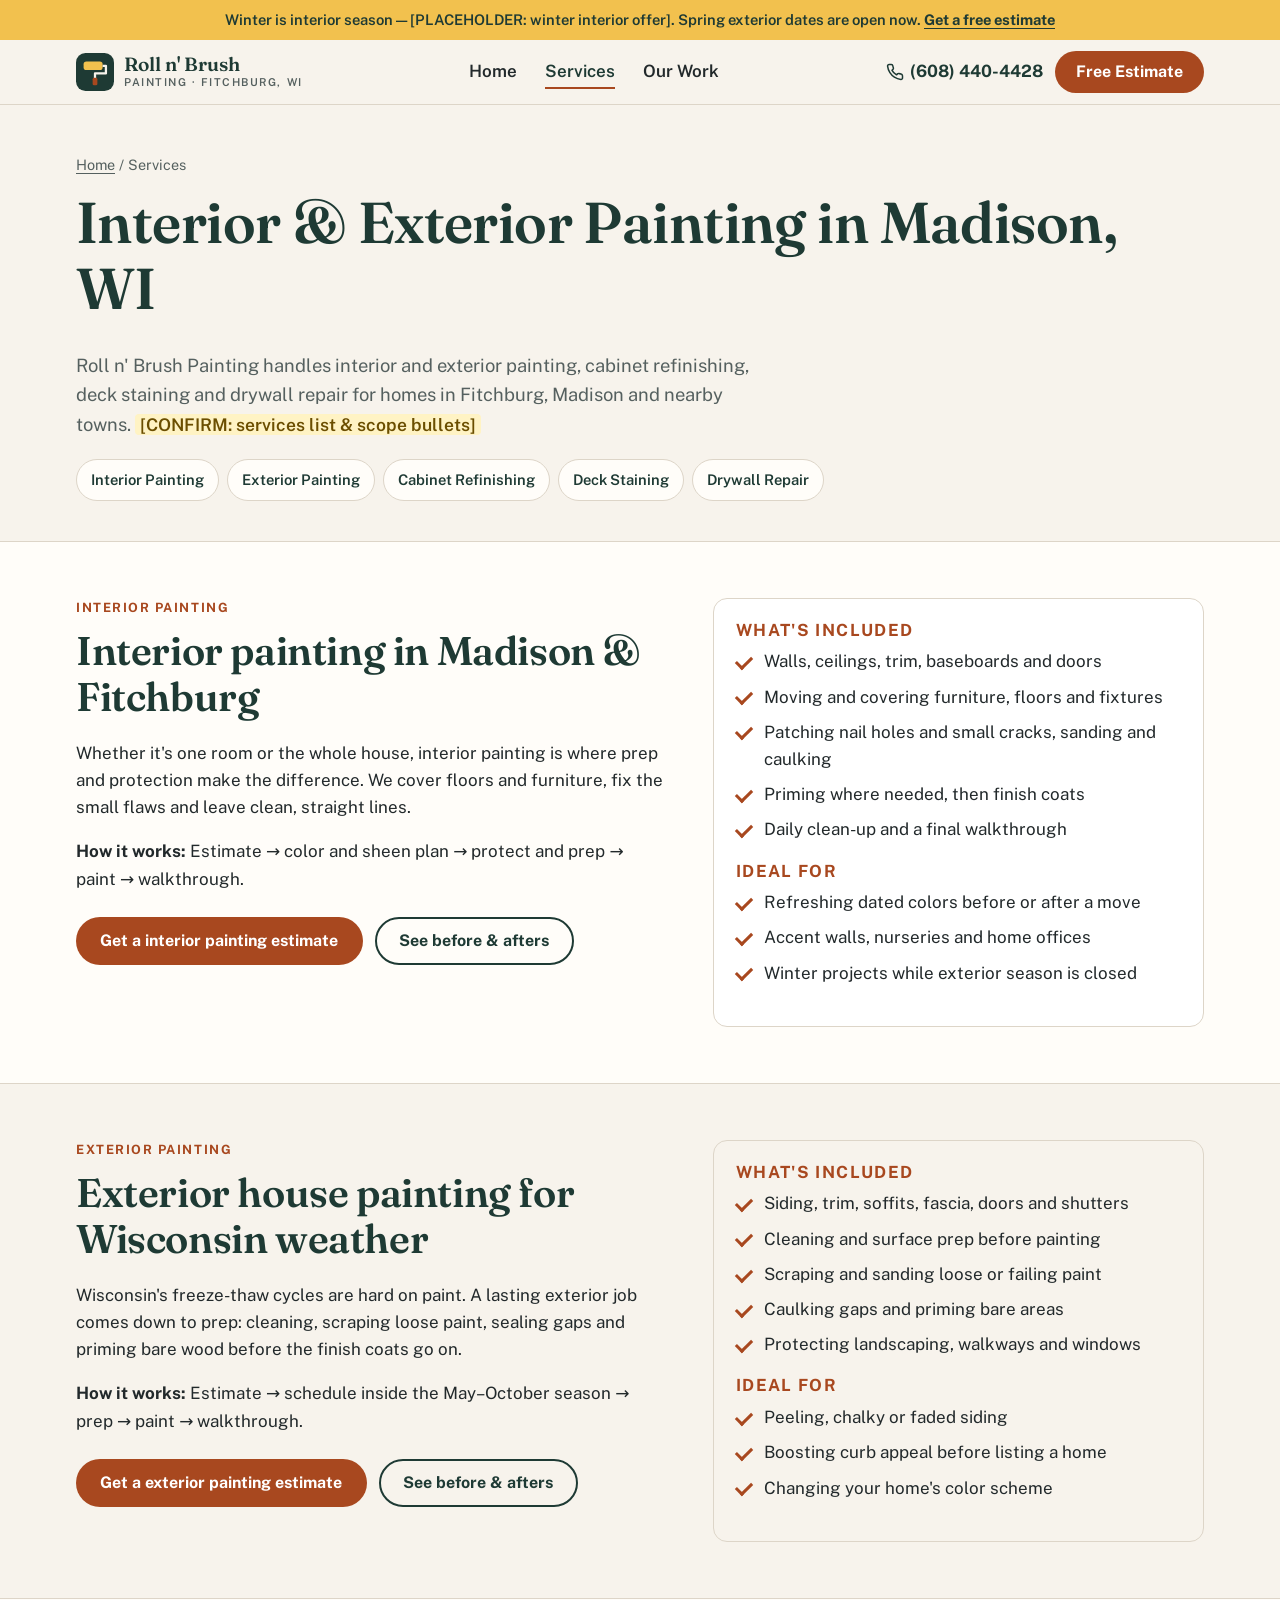
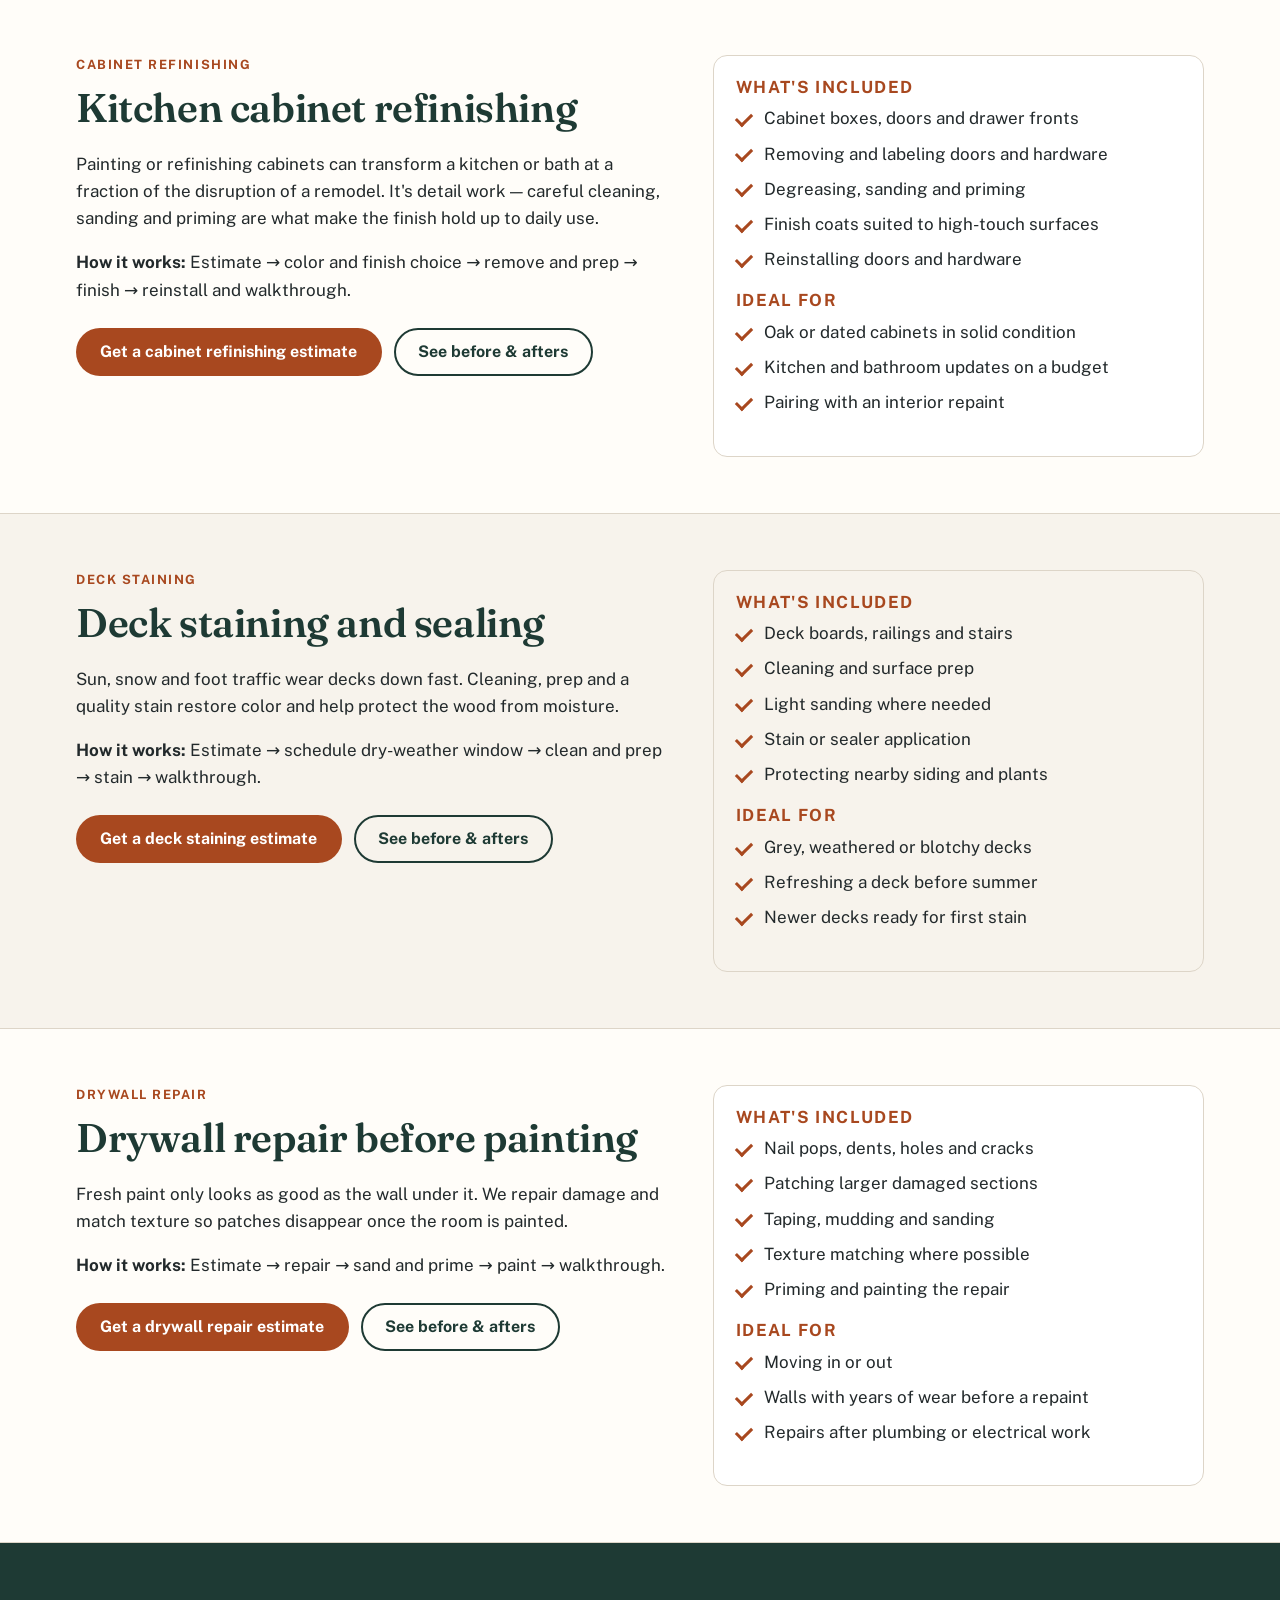
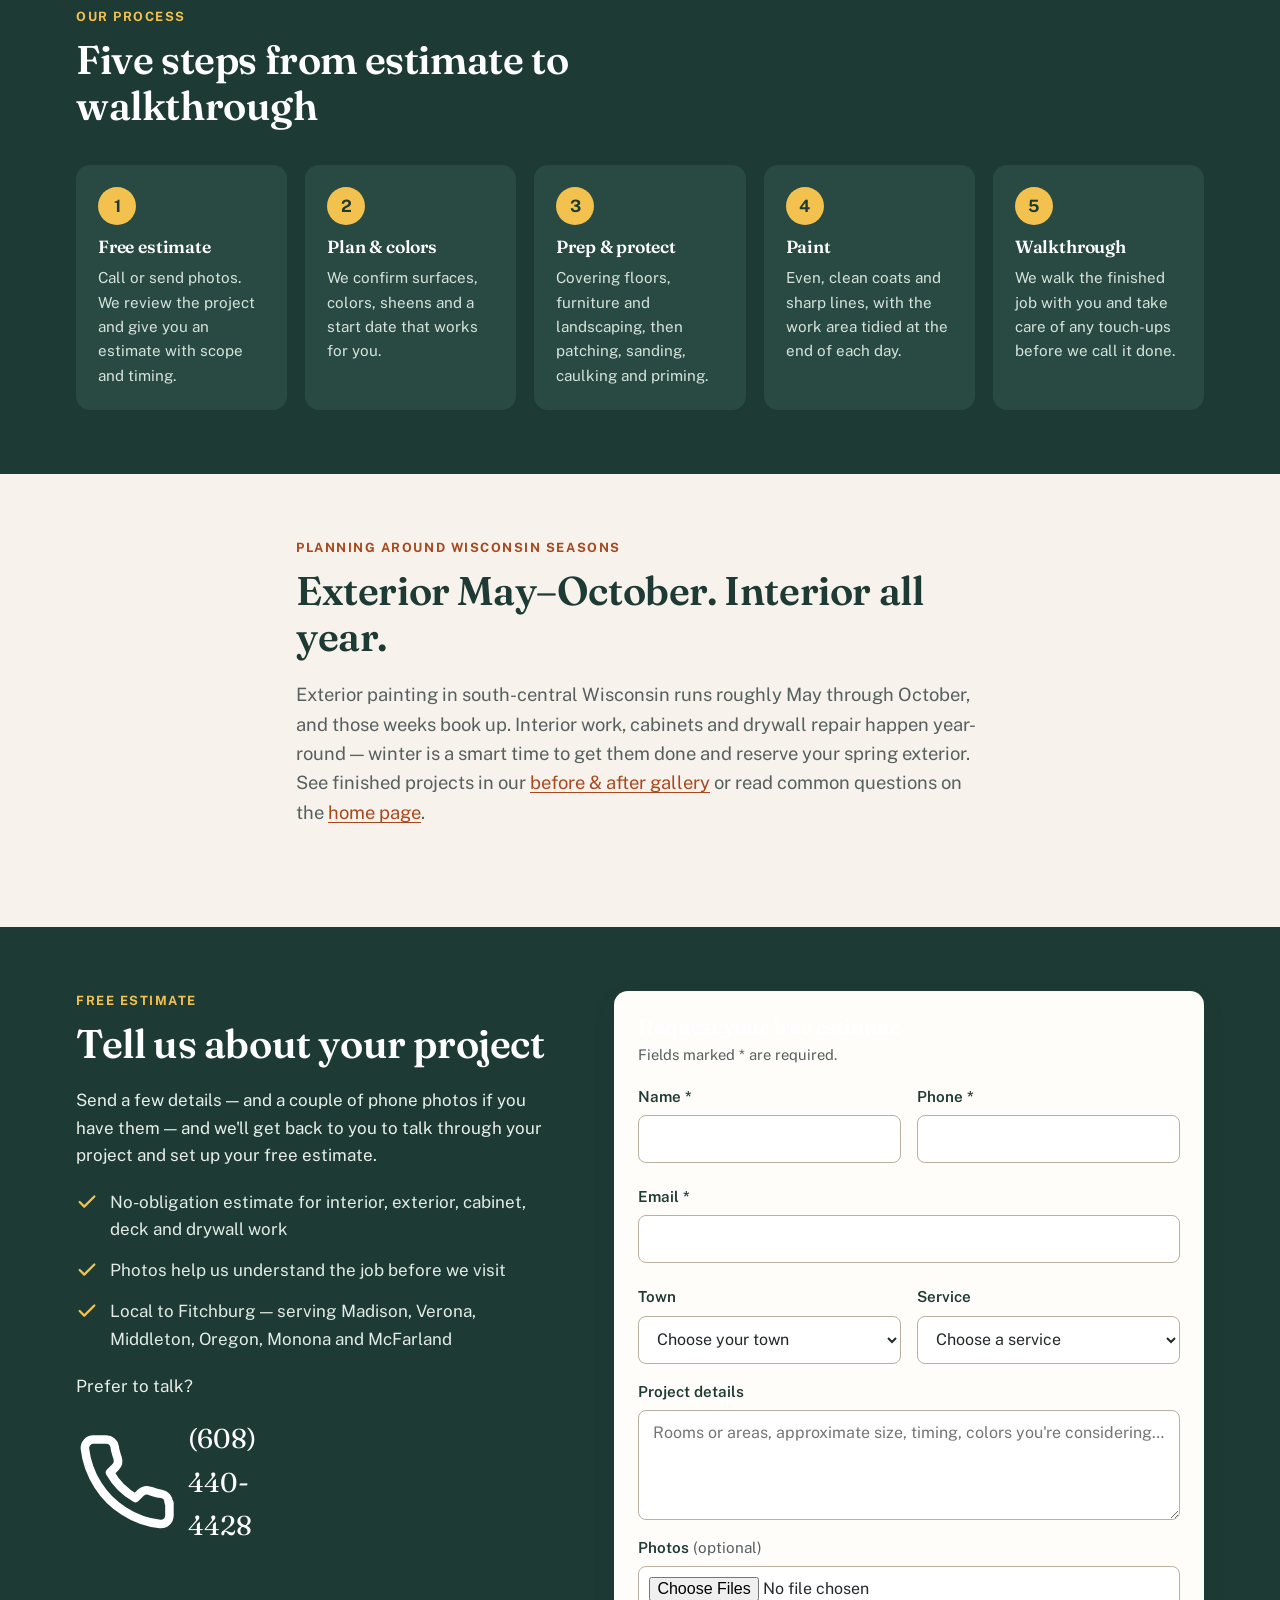
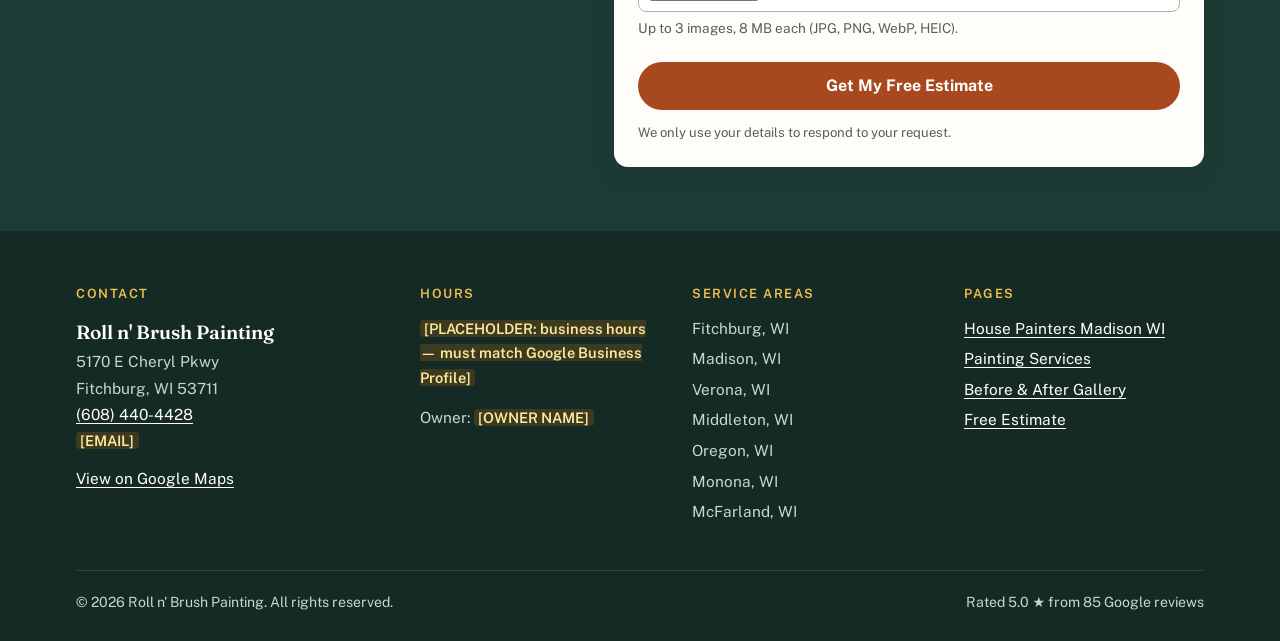
<file: services.html>
<!DOCTYPE html>
<html lang="en">
<head>
<meta charset="utf-8">
<meta name="viewport" content="width=device-width, initial-scale=1">
<title>Interior &amp; Exterior Painting Madison WI | Roll n&#x27; Brush</title>
<meta name="description" content="Interior and exterior painting in Madison &amp; Fitchburg, WI, plus cabinet refinishing, deck staining and drywall repair. Free estimates: (608) 440-4428.">
<link rel="canonical" href="https://YOUR-DOMAIN.com/services">
<meta property="og:type" content="website">
<meta property="og:title" content="Interior &amp; Exterior Painting Madison WI | Roll n&#x27; Brush">
<meta property="og:description" content="Interior and exterior painting in Madison &amp; Fitchburg, WI, plus cabinet refinishing, deck staining and drywall repair. Free estimates: (608) 440-4428.">
<meta property="og:url" content="https://YOUR-DOMAIN.com/services">
<meta property="og:image" content="https://YOUR-DOMAIN.com/images/hero.webp">
<meta name="theme-color" content="#1e3a34">
<link rel="icon" href="data:image/svg+xml,%3Csvg xmlns='http://www.w3.org/2000/svg' viewBox='0 0 40 40'%3E%3Crect width='40' height='40' rx='10' fill='%231e3a34'/%3E%3Crect x='8' y='9' width='20' height='9' rx='3' fill='%23f2c14e'/%3E%3Crect x='17.5' y='26' width='5' height='8' rx='1.5' fill='%23a8481f'/%3E%3C/svg%3E">
<link rel="preconnect" href="https://fonts.googleapis.com">
<link rel="preconnect" href="https://fonts.gstatic.com" crossorigin>
<link rel="stylesheet" href="https://fonts.googleapis.com/css2?family=Fraunces:opsz,wght@9..144,600&family=Public+Sans:wght@400;600;700&display=swap">
<link rel="stylesheet" href="/styles.css">
<script type="application/ld+json">{"@context":"https://schema.org","@type":"HousePainter","@id":"https://YOUR-DOMAIN.com/#business","name":"Roll n' Brush Painting","url":"https://YOUR-DOMAIN.com/","telephone":"+16084404428","image":"https://YOUR-DOMAIN.com/images/hero.webp","address":{"@type":"PostalAddress","streetAddress":"5170 E Cheryl Pkwy","addressLocality":"Fitchburg","addressRegion":"WI","postalCode":"53711","addressCountry":"US"},"hasMap":"https://www.google.com/maps/search/?api=1&query=Roll+n%27+Brush+Painting+5170+E+Cheryl+Pkwy+Fitchburg+WI+53711","areaServed":[{"@type":"City","name":"Fitchburg, WI"},{"@type":"City","name":"Madison, WI"},{"@type":"City","name":"Verona, WI"},{"@type":"City","name":"Middleton, WI"},{"@type":"City","name":"Oregon, WI"},{"@type":"City","name":"Monona, WI"},{"@type":"City","name":"McFarland, WI"}],"aggregateRating":{"@type":"AggregateRating","ratingValue":"5.0","reviewCount":"85","bestRating":"5","worstRating":"1"},"makesOffer":[{"@type":"Offer","itemOffered":{"@type":"Service","name":"Interior Painting"}},{"@type":"Offer","itemOffered":{"@type":"Service","name":"Exterior Painting"}},{"@type":"Offer","itemOffered":{"@type":"Service","name":"Cabinet Refinishing"}},{"@type":"Offer","itemOffered":{"@type":"Service","name":"Deck Staining"}},{"@type":"Offer","itemOffered":{"@type":"Service","name":"Drywall Repair"}}]}</script><script type="application/ld+json">{"@context":"https://schema.org","@type":"BreadcrumbList","itemListElement":[{"@type":"ListItem","position":1,"name":"Home","item":"https://YOUR-DOMAIN.com/"},{"@type":"ListItem","position":2,"name":"Services","item":"https://YOUR-DOMAIN.com/services"}]}</script></head>
<body>
<a class="skip-link" href="#main">Skip to content</a>
<div class="season" id="season-banner" role="note">Last weeks of exterior season — reserve a fall slot or lock in your spring exterior. <a href="#estimate">Get a free estimate</a></div>
<header class="site-header">
  <div class="wrap header-inner">
    <a class="logo" href="/" aria-label="Roll n' Brush Painting home"><svg class="logo-mark" viewBox="0 0 40 40" aria-hidden="true"><rect width="40" height="40" rx="10" fill="#1e3a34"/><rect x="8" y="9" width="20" height="9" rx="3" fill="#f2c14e"/><path d="M28 13.5h3.5v8H20v5" fill="none" stroke="#f7f3ec" stroke-width="2.4" stroke-linejoin="round"/><rect x="17.5" y="26" width="5" height="8" rx="1.5" fill="#a8481f"/></svg><span class="logo-text">Roll n' Brush<small>Painting · Fitchburg, WI</small></span></a>
    <nav class="nav" aria-label="Main"><ul><li><a href="/">Home</a></li><li><a href="/services" aria-current="page">Services</a></li><li><a href="/our-work">Our Work</a></li></ul></nav>
    <div class="header-cta">
      <a class="header-phone" href="tel:+16084404428"><svg viewBox="0 0 24 24" fill="none" stroke="currentColor" stroke-width="2" stroke-linecap="round" stroke-linejoin="round" aria-hidden="true"><path d="M22 16.9v3a2 2 0 0 1-2.2 2 19.8 19.8 0 0 1-8.6-3.1 19.5 19.5 0 0 1-6-6A19.8 19.8 0 0 1 2.1 4.2 2 2 0 0 1 4.1 2h3a2 2 0 0 1 2 1.7c.1.9.4 1.8.7 2.7a2 2 0 0 1-.5 2.1L8 9.8a16 16 0 0 0 6 6l1.3-1.3a2 2 0 0 1 2.1-.4c.9.3 1.8.6 2.7.7a2 2 0 0 1 1.7 2z"/></svg><span>(608) 440-4428</span></a>
      <a class="btn btn--primary" href="#estimate">Free Estimate</a>
      <button class="menu-toggle" type="button" aria-expanded="false" aria-controls="mobile-nav" aria-label="Open menu"><svg viewBox="0 0 24 24" fill="none" stroke="currentColor" stroke-width="2" stroke-linecap="round" aria-hidden="true"><path d="M3 6h18M3 12h18M3 18h18"/></svg></button>
    </div>
  </div>
  <nav class="mobile-nav" id="mobile-nav" aria-label="Mobile"><ul><li><a href="/">Home</a></li><li><a href="/services" aria-current="page">Services</a></li><li><a href="/our-work">Our Work</a></li><li><a href="#estimate">Free Estimate</a></li></ul></nav>
</header>
<main id="main">

<section class="page-hero">
  <div class="wrap">
    <nav class="breadcrumb" aria-label="Breadcrumb"><a href="/">Home</a> / Services</nav>
    <h1>Interior &amp; Exterior Painting in Madison, WI</h1>
    <p class="lede">Roll n' Brush Painting handles interior and exterior painting, cabinet refinishing, deck staining and drywall repair for homes in Fitchburg, Madison and nearby towns. <span class="ph">[CONFIRM: services list &amp; scope bullets]</span></p>
    <div class="jump"><a href="#interior-painting">Interior Painting</a><a href="#exterior-painting">Exterior Painting</a><a href="#cabinet-refinishing">Cabinet Refinishing</a><a href="#deck-staining">Deck Staining</a><a href="#drywall-repair">Drywall Repair</a></div>
  </div>
</section>
<section class="service" id="interior-painting" aria-labelledby="interior-painting-t">
  <div class="wrap service-grid">
    <div>
      <span class="eyebrow">Interior Painting</span>
      <h2 id="interior-painting-t">Interior painting in Madison &amp; Fitchburg</h2>
      <p>Whether it's one room or the whole house, interior painting is where prep and protection make the difference. We cover floors and furniture, fix the small flaws and leave clean, straight lines.</p>
      <p><strong>How it works:</strong> Estimate → color and sheen plan → protect and prep → paint → walkthrough.</p>
      <div class="hero-actions"><a class="btn btn--primary" href="#estimate">Get a interior painting estimate</a><a class="btn btn--ghost" href="/our-work">See before &amp; afters</a></div>
    </div>
    <div class="service-panel">
      <h3>What's included</h3><ul class="checklist"><li>Walls, ceilings, trim, baseboards and doors</li><li>Moving and covering furniture, floors and fixtures</li><li>Patching nail holes and small cracks, sanding and caulking</li><li>Priming where needed, then finish coats</li><li>Daily clean-up and a final walkthrough</li></ul>
      <h3>Ideal for</h3><ul class="checklist"><li>Refreshing dated colors before or after a move</li><li>Accent walls, nurseries and home offices</li><li>Winter projects while exterior season is closed</li></ul>
    </div>
  </div>
</section><section class="service" id="exterior-painting" aria-labelledby="exterior-painting-t">
  <div class="wrap service-grid">
    <div>
      <span class="eyebrow">Exterior Painting</span>
      <h2 id="exterior-painting-t">Exterior house painting for Wisconsin weather</h2>
      <p>Wisconsin's freeze-thaw cycles are hard on paint. A lasting exterior job comes down to prep: cleaning, scraping loose paint, sealing gaps and priming bare wood before the finish coats go on.</p>
      <p><strong>How it works:</strong> Estimate → schedule inside the May–October season → prep → paint → walkthrough.</p>
      <div class="hero-actions"><a class="btn btn--primary" href="#estimate">Get a exterior painting estimate</a><a class="btn btn--ghost" href="/our-work">See before &amp; afters</a></div>
    </div>
    <div class="service-panel">
      <h3>What's included</h3><ul class="checklist"><li>Siding, trim, soffits, fascia, doors and shutters</li><li>Cleaning and surface prep before painting</li><li>Scraping and sanding loose or failing paint</li><li>Caulking gaps and priming bare areas</li><li>Protecting landscaping, walkways and windows</li></ul>
      <h3>Ideal for</h3><ul class="checklist"><li>Peeling, chalky or faded siding</li><li>Boosting curb appeal before listing a home</li><li>Changing your home's color scheme</li></ul>
    </div>
  </div>
</section><section class="service" id="cabinet-refinishing" aria-labelledby="cabinet-refinishing-t">
  <div class="wrap service-grid">
    <div>
      <span class="eyebrow">Cabinet Refinishing</span>
      <h2 id="cabinet-refinishing-t">Kitchen cabinet refinishing</h2>
      <p>Painting or refinishing cabinets can transform a kitchen or bath at a fraction of the disruption of a remodel. It's detail work — careful cleaning, sanding and priming are what make the finish hold up to daily use.</p>
      <p><strong>How it works:</strong> Estimate → color and finish choice → remove and prep → finish → reinstall and walkthrough.</p>
      <div class="hero-actions"><a class="btn btn--primary" href="#estimate">Get a cabinet refinishing estimate</a><a class="btn btn--ghost" href="/our-work">See before &amp; afters</a></div>
    </div>
    <div class="service-panel">
      <h3>What's included</h3><ul class="checklist"><li>Cabinet boxes, doors and drawer fronts</li><li>Removing and labeling doors and hardware</li><li>Degreasing, sanding and priming</li><li>Finish coats suited to high-touch surfaces</li><li>Reinstalling doors and hardware</li></ul>
      <h3>Ideal for</h3><ul class="checklist"><li>Oak or dated cabinets in solid condition</li><li>Kitchen and bathroom updates on a budget</li><li>Pairing with an interior repaint</li></ul>
    </div>
  </div>
</section><section class="service" id="deck-staining" aria-labelledby="deck-staining-t">
  <div class="wrap service-grid">
    <div>
      <span class="eyebrow">Deck Staining</span>
      <h2 id="deck-staining-t">Deck staining and sealing</h2>
      <p>Sun, snow and foot traffic wear decks down fast. Cleaning, prep and a quality stain restore color and help protect the wood from moisture.</p>
      <p><strong>How it works:</strong> Estimate → schedule dry-weather window → clean and prep → stain → walkthrough.</p>
      <div class="hero-actions"><a class="btn btn--primary" href="#estimate">Get a deck staining estimate</a><a class="btn btn--ghost" href="/our-work">See before &amp; afters</a></div>
    </div>
    <div class="service-panel">
      <h3>What's included</h3><ul class="checklist"><li>Deck boards, railings and stairs</li><li>Cleaning and surface prep</li><li>Light sanding where needed</li><li>Stain or sealer application</li><li>Protecting nearby siding and plants</li></ul>
      <h3>Ideal for</h3><ul class="checklist"><li>Grey, weathered or blotchy decks</li><li>Refreshing a deck before summer</li><li>Newer decks ready for first stain</li></ul>
    </div>
  </div>
</section><section class="service" id="drywall-repair" aria-labelledby="drywall-repair-t">
  <div class="wrap service-grid">
    <div>
      <span class="eyebrow">Drywall Repair</span>
      <h2 id="drywall-repair-t">Drywall repair before painting</h2>
      <p>Fresh paint only looks as good as the wall under it. We repair damage and match texture so patches disappear once the room is painted.</p>
      <p><strong>How it works:</strong> Estimate → repair → sand and prime → paint → walkthrough.</p>
      <div class="hero-actions"><a class="btn btn--primary" href="#estimate">Get a drywall repair estimate</a><a class="btn btn--ghost" href="/our-work">See before &amp; afters</a></div>
    </div>
    <div class="service-panel">
      <h3>What's included</h3><ul class="checklist"><li>Nail pops, dents, holes and cracks</li><li>Patching larger damaged sections</li><li>Taping, mudding and sanding</li><li>Texture matching where possible</li><li>Priming and painting the repair</li></ul>
      <h3>Ideal for</h3><ul class="checklist"><li>Moving in or out</li><li>Walls with years of wear before a repaint</li><li>Repairs after plumbing or electrical work</li></ul>
    </div>
  </div>
</section>
<section class="section section--spruce" aria-labelledby="process-title">
  <div class="wrap">
    <div class="section-head"><span class="eyebrow">Our process</span><h2 id="process-title">Five steps from estimate to walkthrough</h2></div>
    <ol class="steps">
      <li><h3>Free estimate</h3><p>Call or send photos. We review the project and give you an estimate with scope and timing.</p></li>
      <li><h3>Plan &amp; colors</h3><p>We confirm surfaces, colors, sheens and a start date that works for you.</p></li>
      <li><h3>Prep &amp; protect</h3><p>Covering floors, furniture and landscaping, then patching, sanding, caulking and priming.</p></li>
      <li><h3>Paint</h3><p>Even, clean coats and sharp lines, with the work area tidied at the end of each day.</p></li>
      <li><h3>Walkthrough</h3><p>We walk the finished job with you and take care of any touch-ups before we call it done.</p></li>
    </ol>
  </div>
</section>
<section class="section" aria-labelledby="season-title">
  <div class="wrap section-head">
    <span class="eyebrow">Planning around Wisconsin seasons</span>
    <h2 id="season-title">Exterior May–October. Interior all year.</h2>
    <p class="lede">Exterior painting in south-central Wisconsin runs roughly May through October, and those weeks book up. Interior work, cabinets and drywall repair happen year-round — winter is a smart time to get them done and reserve your spring exterior. See finished projects in our <a href="/our-work">before &amp; after gallery</a> or read common questions on the <a href="/#faq-title">home page</a>.</p>
  </div>
</section>

<section class="section section--spruce" id="estimate" aria-labelledby="estimate-title">
  <div class="wrap estimate-grid">
    <div>
      <span class="eyebrow">Free estimate</span>
      <h2 id="estimate-title">Tell us about your project</h2>
      <p>Send a few details — and a couple of phone photos if you have them — and we'll get back to you to talk through your project and set up your free estimate.</p>
      <ul class="estimate-points">
        <li><svg viewBox="0 0 24 24" fill="none" stroke="currentColor" stroke-width="2.5" stroke-linecap="round" stroke-linejoin="round" aria-hidden="true"><path d="M20 6L9 17l-5-5"/></svg><span>No-obligation estimate for interior, exterior, cabinet, deck and drywall work</span></li>
        <li><svg viewBox="0 0 24 24" fill="none" stroke="currentColor" stroke-width="2.5" stroke-linecap="round" stroke-linejoin="round" aria-hidden="true"><path d="M20 6L9 17l-5-5"/></svg><span>Photos help us understand the job before we visit</span></li>
        <li><svg viewBox="0 0 24 24" fill="none" stroke="currentColor" stroke-width="2.5" stroke-linecap="round" stroke-linejoin="round" aria-hidden="true"><path d="M20 6L9 17l-5-5"/></svg><span>Local to Fitchburg — serving Madison, Verona, Middleton, Oregon, Monona and McFarland</span></li>
      </ul>
      <p>Prefer to talk?</p>
      <a class="call-big" href="tel:+16084404428"><svg viewBox="0 0 24 24" fill="none" stroke="currentColor" stroke-width="2" stroke-linecap="round" stroke-linejoin="round" aria-hidden="true"><path d="M22 16.9v3a2 2 0 0 1-2.2 2 19.8 19.8 0 0 1-8.6-3.1 19.5 19.5 0 0 1-6-6A19.8 19.8 0 0 1 2.1 4.2 2 2 0 0 1 4.1 2h3a2 2 0 0 1 2 1.7c.1.9.4 1.8.7 2.7a2 2 0 0 1-.5 2.1L8 9.8a16 16 0 0 0 6 6l1.3-1.3a2 2 0 0 1 2.1-.4c.9.3 1.8.6 2.7.7a2 2 0 0 1 1.7 2z"/></svg> (608) 440-4428</a>
    </div>
    <form class="form" action="/mailer.php" method="post" enctype="multipart/form-data" novalidate data-estimate-form>
      <h3>Request your free estimate</h3>
      <p class="form-note">Fields marked * are required.</p>
      <input type="hidden" name="page" value="services">
      <input type="hidden" name="ts" value="">
      <div class="hp" aria-hidden="true"><label for="website">Website</label><input type="text" id="website" name="website" tabindex="-1" autocomplete="off"></div>
      <div class="form-row form-row--2">
        <div class="field"><label for="f-name">Name *</label><input id="f-name" name="name" type="text" autocomplete="name" required maxlength="80"><span class="field-error" aria-live="polite"></span></div>
        <div class="field"><label for="f-phone">Phone *</label><input id="f-phone" name="phone" type="tel" autocomplete="tel" inputmode="tel" required maxlength="30"><span class="field-error" aria-live="polite"></span></div>
      </div>
      <div class="field"><label for="f-email">Email *</label><input id="f-email" name="email" type="email" autocomplete="email" required maxlength="120"><span class="field-error" aria-live="polite"></span></div>
      <div class="form-row form-row--2">
        <div class="field"><label for="f-town">Town</label><select id="f-town" name="town"><option value="">Choose your town</option><option>Fitchburg</option><option>Madison</option><option>Verona</option><option>Middleton</option><option>Oregon</option><option>Monona</option><option>McFarland</option><option>Other</option></select></div>
        <div class="field"><label for="f-service">Service</label><select id="f-service" name="service"><option value="">Choose a service</option><option>Interior Painting</option><option>Exterior Painting</option><option>Cabinet Refinishing</option><option>Deck Staining</option><option>Drywall Repair</option><option>Not sure yet</option></select></div>
      </div>
      <div class="field"><label for="f-message">Project details</label><textarea id="f-message" name="message" maxlength="2000" placeholder="Rooms or areas, approximate size, timing, colors you're considering…"></textarea></div>
      <div class="field"><label for="f-photos">Photos <span class="opt">(optional)</span></label><input id="f-photos" name="photos[]" type="file" accept="image/jpeg,image/png,image/webp,image/heic,image/heif" multiple aria-describedby="f-photos-hint"><span class="field-hint" id="f-photos-hint">Up to 3 images, 8 MB each (JPG, PNG, WebP, HEIC).</span><span class="field-error" aria-live="polite"></span></div>
      <button class="btn btn--primary" type="submit">Get My Free Estimate</button>
      <div class="form-status" role="status" aria-live="polite"></div>
      <p class="privacy">We only use your details to respond to your request.</p>
    </form>
  </div>
</section>
</main>
<footer class="site-footer">
  <div class="wrap">
    <div class="footer-grid">
      <div>
        <h2>Contact</h2>
        <address class="nap">
          <strong>Roll n' Brush Painting</strong><br>
          5170 E Cheryl Pkwy<br>Fitchburg, WI 53711<br>
          <a href="tel:+16084404428">(608) 440-4428</a><br>
          <span class="ph">[EMAIL]</span>
        </address>
        <p style="margin-top:12px"><a href="https://www.google.com/maps/search/?api=1&query=Roll+n%27+Brush+Painting+5170+E+Cheryl+Pkwy+Fitchburg+WI+53711" rel="noopener">View on Google Maps</a></p>
      </div>
      <div>
        <h2>Hours</h2>
        <p><span class="ph">[PLACEHOLDER: business hours — must match Google Business Profile]</span></p>
        <p>Owner: <span class="ph">[OWNER NAME]</span></p>
      </div>
      <div>
        <h2>Service areas</h2>
        <ul><li>Fitchburg, WI</li><li>Madison, WI</li><li>Verona, WI</li><li>Middleton, WI</li><li>Oregon, WI</li><li>Monona, WI</li><li>McFarland, WI</li></ul>
      </div>
      <div>
        <h2>Pages</h2>
        <ul>
          <li><a href="/">House Painters Madison WI</a></li>
          <li><a href="/services">Painting Services</a></li>
          <li><a href="/our-work">Before &amp; After Gallery</a></li>
          <li><a href="#estimate">Free Estimate</a></li>
        </ul>
      </div>
    </div>
    <div class="footer-bottom">
      <span>© <span data-year>2026</span> Roll n' Brush Painting. All rights reserved.</span>
      <span>Rated 5.0 ★ from 85 Google reviews</span>
    </div>
  </div>
</footer>
<div class="action-bar" aria-label="Quick actions">
  <a class="btn btn--ghost" href="tel:+16084404428"><svg viewBox="0 0 24 24" fill="none" stroke="currentColor" stroke-width="2" stroke-linecap="round" stroke-linejoin="round" aria-hidden="true"><path d="M22 16.9v3a2 2 0 0 1-2.2 2 19.8 19.8 0 0 1-8.6-3.1 19.5 19.5 0 0 1-6-6A19.8 19.8 0 0 1 2.1 4.2 2 2 0 0 1 4.1 2h3a2 2 0 0 1 2 1.7c.1.9.4 1.8.7 2.7a2 2 0 0 1-.5 2.1L8 9.8a16 16 0 0 0 6 6l1.3-1.3a2 2 0 0 1 2.1-.4c.9.3 1.8.6 2.7.7a2 2 0 0 1 1.7 2z"/></svg> Call</a>
  <a class="btn btn--primary" href="#estimate">Free Estimate</a>
</div>
<script src="/script.js" defer></script>
</body>
</html>
</file>
<file: styles.css>
/* ==========================================================
   Roll n' Brush Painting — styles.css
   Mobile-first. Palette: Spruce / Linen / Clay / Butter
   ========================================================== */

:root {
  --spruce: #1e3a34;
  --spruce-2: #284a42;
  --linen: #f7f3ec;
  --paper: #fffdf9;
  --clay: #a8481f;
  --clay-dark: #8c3b18;
  --butter: #f2c14e;
  --ink: #22292b;
  --muted: #55605f;
  --stone: #ddd5c8;
  --ph-bg: #fff3c4;
  --ph-ink: #6b4e00;

  --font-display: "Fraunces", Georgia, "Times New Roman", serif;
  --font-body: "Public Sans", system-ui, -apple-system, "Segoe UI", Roboto, sans-serif;

  --radius: 14px;
  --radius-sm: 8px;
  --shadow: 0 1px 2px rgba(30, 58, 52, .06), 0 8px 24px rgba(30, 58, 52, .08);
  --wrap: 1160px;
  --gutter: 16px;
  --header-h: 64px;
}

*, *::before, *::after { box-sizing: border-box; }
html { scroll-behavior: smooth; scroll-padding-top: calc(var(--header-h) + 16px); -webkit-text-size-adjust: 100%; }
@media (prefers-reduced-motion: reduce) { html { scroll-behavior: auto; } *, *::before, *::after { transition: none !important; animation: none !important; } }

body {
  margin: 0;
  font-family: var(--font-body);
  font-size: 1.0625rem;
  line-height: 1.6;
  color: var(--ink);
  background: var(--linen);
  padding-bottom: 72px; /* room for mobile action bar */
}
@media (min-width: 900px) { body { padding-bottom: 0; } }

img { max-width: 100%; height: auto; display: block; }
a { color: var(--clay); text-underline-offset: 3px; }
a:hover { color: var(--clay-dark); }
:focus-visible { outline: 3px solid var(--clay); outline-offset: 3px; border-radius: 4px; }

h1, h2, h3 { font-family: var(--font-display); color: var(--spruce); line-height: 1.15; font-weight: 600; margin: 0 0 .5em; letter-spacing: -.01em; }
h1 { font-size: clamp(2.1rem, 6vw, 3.6rem); }
h2 { font-size: clamp(1.7rem, 4vw, 2.5rem); }
h3 { font-size: 1.3rem; }
p { margin: 0 0 1em; }

.wrap { width: 100%; max-width: var(--wrap); margin: 0 auto; padding: 0 var(--gutter); }
.section { padding: 64px 0; }
.section--paper { background: var(--paper); }
.section--spruce { background: var(--spruce); color: #e9efe9; }
.section--spruce h2, .section--spruce h3 { color: #fff; }
.eyebrow { font-size: .8rem; font-weight: 700; letter-spacing: .12em; text-transform: uppercase; color: var(--clay); margin-bottom: .6rem; display: block; }
.section--spruce .eyebrow { color: var(--butter); }
.lede { font-size: 1.15rem; color: var(--muted); max-width: 62ch; }
.section-head { max-width: 720px; margin-bottom: 36px; }
.center { text-align: center; margin-left: auto; margin-right: auto; }

.skip-link { position: absolute; left: -9999px; top: 8px; background: var(--spruce); color: #fff; padding: 10px 16px; z-index: 200; border-radius: var(--radius-sm); }
.skip-link:focus { left: 8px; color: #fff; }
.visually-hidden { position: absolute !important; width: 1px; height: 1px; overflow: hidden; clip: rect(0 0 0 0); white-space: nowrap; }

/* Placeholder marker — visible on purpose until real info is supplied */
.ph { background: var(--ph-bg); color: var(--ph-ink); padding: 0 .3em; border-radius: 4px; font-weight: 600; font-size: .95em; }

/* ---------- Buttons ---------- */
.btn {
  display: inline-flex; align-items: center; justify-content: center; gap: .5em;
  min-height: 48px; padding: .75em 1.4em; border-radius: 999px;
  font: 700 1rem/1 var(--font-body); text-decoration: none; cursor: pointer;
  border: 2px solid transparent; transition: background .2s, transform .2s, color .2s;
}
.btn:active { transform: translateY(1px); }
.btn--primary { background: var(--clay); color: #fff; }
.btn--primary:hover { background: var(--clay-dark); color: #fff; }
.btn--ghost { background: transparent; color: var(--spruce); border-color: var(--spruce); }
.btn--ghost:hover { background: var(--spruce); color: #fff; }
.btn--light { background: #fff; color: var(--spruce); }
.btn--light:hover { background: var(--butter); color: var(--spruce); }
.btn svg { width: 18px; height: 18px; flex: none; }

/* ---------- Season banner ---------- */
.season { background: var(--butter); color: var(--spruce); font-size: .92rem; font-weight: 600; text-align: center; padding: 8px var(--gutter); }
.season a { color: var(--spruce); font-weight: 700; }

/* ---------- Header ---------- */
.site-header { position: sticky; top: 0; z-index: 100; background: rgba(247, 243, 236, .96); backdrop-filter: saturate(1.2) blur(8px); border-bottom: 1px solid var(--stone); }
.header-inner { display: flex; align-items: center; justify-content: space-between; gap: 16px; height: var(--header-h); }
.logo { display: flex; align-items: center; gap: 10px; text-decoration: none; color: var(--spruce); }
.logo-mark { width: 38px; height: 38px; flex: none; }
.logo-text { font-family: var(--font-display); font-weight: 600; font-size: 1.2rem; line-height: 1; }
.logo-text small { display: block; font-family: var(--font-body); font-size: .68rem; font-weight: 600; letter-spacing: .14em; text-transform: uppercase; color: var(--muted); margin-top: 3px; }
.nav { display: none; }
.nav ul { list-style: none; display: flex; gap: 28px; margin: 0; padding: 0; }
.nav a { color: var(--ink); text-decoration: none; font-weight: 600; padding: 6px 0; border-bottom: 2px solid transparent; }
.nav a:hover, .nav a[aria-current="page"] { color: var(--spruce); border-bottom-color: var(--clay); }
.header-cta { display: flex; align-items: center; gap: 12px; }
.header-phone { display: inline-flex; align-items: center; gap: 6px; font-weight: 700; color: var(--spruce); text-decoration: none; white-space: nowrap; }
.header-phone svg { width: 18px; height: 18px; }
.header-cta .btn { display: none; }
.menu-toggle { display: inline-flex; align-items: center; justify-content: center; width: 44px; height: 44px; border: 1px solid var(--stone); background: #fff; border-radius: 10px; cursor: pointer; color: var(--spruce); }
.menu-toggle svg { width: 22px; height: 22px; }
.mobile-nav { display: none; border-top: 1px solid var(--stone); background: var(--linen); }
.mobile-nav.is-open { display: block; }
.mobile-nav ul { list-style: none; margin: 0; padding: 8px var(--gutter) 16px; }
.mobile-nav a { display: block; padding: 12px 0; font-weight: 600; color: var(--ink); text-decoration: none; border-bottom: 1px solid var(--stone); }

@media (max-width: 420px) { .header-phone span { display: none; } }
@media (min-width: 900px) {
  .nav { display: block; }
  .menu-toggle, .mobile-nav, .mobile-nav.is-open { display: none; }
  .header-cta .btn { display: inline-flex; min-height: 42px; padding: .6em 1.2em; }
}

/* ---------- Hero ---------- */
.hero { padding: 40px 0 56px; }
.hero-grid { display: grid; gap: 32px; align-items: center; }
.hero h1 .brush { background: linear-gradient(transparent 62%, rgba(242, 193, 78, .75) 62%, rgba(242, 193, 78, .75) 92%, transparent 92%); padding: 0 .08em; }
.hero-sub { font-size: 1.15rem; color: var(--muted); max-width: 54ch; }
.hero-actions { display: flex; flex-wrap: wrap; gap: 12px; margin: 24px 0 8px; }
.hero-media { position: relative; border-radius: var(--radius); overflow: hidden; box-shadow: var(--shadow); aspect-ratio: 3 / 2; background: var(--spruce); }
.hero-media img { width: 100%; height: 100%; object-fit: cover; }
.hero-badge { position: absolute; left: 14px; bottom: 14px; background: #fff; border-radius: 12px; padding: 10px 14px; box-shadow: var(--shadow); font-size: .9rem; font-weight: 600; color: var(--spruce); display: flex; gap: 8px; align-items: center; }
.stars { color: #b8860b; letter-spacing: 1px; }
.section--spruce .stars, .trust .stars { color: var(--butter); }
.page-hero { padding: 48px 0 40px; border-bottom: 1px solid var(--stone); }
.page-hero .lede { margin-bottom: 20px; }
.breadcrumb { font-size: .9rem; color: var(--muted); margin-bottom: 14px; }
.breadcrumb a { color: var(--muted); }
@media (min-width: 900px) {
  .hero { padding: 64px 0 80px; }
  .hero-grid { grid-template-columns: 1.05fr 1fr; gap: 56px; }
}

/* ---------- Trust bar ---------- */
.trust { background: var(--spruce); color: #fff; }
.trust ul { list-style: none; margin: 0; padding: 18px 0; display: grid; grid-template-columns: 1fr; gap: 10px; }
.trust li { display: flex; align-items: center; gap: 10px; font-weight: 600; font-size: .98rem; }
.trust svg { width: 22px; height: 22px; color: var(--butter); flex: none; }
.trust .ph { font-size: .85em; }
@media (min-width: 700px) { .trust ul { grid-template-columns: repeat(3, 1fr); } .trust li { justify-content: center; } }

/* ---------- Service swatch cards ---------- */
.cards { display: grid; gap: 18px; grid-template-columns: 1fr; }
@media (min-width: 640px) { .cards { grid-template-columns: repeat(2, 1fr); } }
@media (min-width: 1000px) { .cards { grid-template-columns: repeat(3, 1fr); } }
.card { background: var(--paper); border: 1px solid var(--stone); border-radius: var(--radius); overflow: hidden; display: flex; flex-direction: column; transition: transform .2s, box-shadow .2s; }
.card:hover { transform: translateY(-3px); box-shadow: var(--shadow); }
.card-swatch { height: 64px; display: flex; align-items: flex-end; padding: 10px 16px; font-size: .72rem; font-weight: 700; letter-spacing: .1em; text-transform: uppercase; }
.card-body { padding: 20px 20px 22px; display: flex; flex-direction: column; flex: 1; }
.card-body p { color: var(--muted); flex: 1; }
.card-link { font-weight: 700; text-decoration: none; }
.card-link::after { content: " →"; }
.sw-1 { background: #1e3a34; color: #cfe0da; }
.sw-2 { background: #c9b79c; color: #3d3325; }
.sw-3 { background: #7d8f7a; color: #10201a; }
.sw-4 { background: #a8481f; color: #fde9df; }
.sw-5 { background: #e8dcc6; color: #4a3f2e; }
.sw-6 { background: #42545c; color: #e1eaee; }

/* ---------- Before/after slider ---------- */
.ba { position: relative; overflow: hidden; border-radius: var(--radius); aspect-ratio: 3 / 2; background: var(--stone); --pos: 50%; user-select: none; touch-action: pan-y; }
.ba img { position: absolute; inset: 0; width: 100%; height: 100%; object-fit: cover; pointer-events: none; }
.ba .ba-before { clip-path: inset(0 calc(100% - var(--pos)) 0 0); }
.ba-label { position: absolute; top: 12px; padding: 4px 10px; font-size: .75rem; font-weight: 700; letter-spacing: .08em; text-transform: uppercase; border-radius: 999px; background: rgba(34, 41, 43, .78); color: #fff; pointer-events: none; }
.ba-label--before { left: 12px; }
.ba-label--after { right: 12px; background: rgba(30, 58, 52, .85); }
.ba-handle { position: absolute; top: 0; bottom: 0; left: var(--pos); width: 3px; margin-left: -1.5px; background: #fff; pointer-events: none; box-shadow: 0 0 0 1px rgba(0, 0, 0, .15); }
.ba-handle::after { content: ""; position: absolute; top: 50%; left: 50%; width: 44px; height: 44px; transform: translate(-50%, -50%); border-radius: 50%; background: #fff url("data:image/svg+xml,%3Csvg xmlns='http://www.w3.org/2000/svg' viewBox='0 0 24 24' fill='none' stroke='%231e3a34' stroke-width='2.5' stroke-linecap='round' stroke-linejoin='round'%3E%3Cpath d='M9 6l-6 6 6 6M15 6l6 6-6 6'/%3E%3C/svg%3E") center / 22px no-repeat; box-shadow: var(--shadow); }
.ba input[type="range"] { position: absolute; inset: 0; width: 100%; height: 100%; margin: 0; opacity: 0; cursor: ew-resize; -webkit-appearance: none; appearance: none; background: transparent; }
.ba input[type="range"]::-webkit-slider-thumb { -webkit-appearance: none; width: 48px; height: 100%; }
.ba input[type="range"]::-moz-range-thumb { width: 48px; height: 100%; border: 0; }
.ba:focus-within .ba-handle::after { outline: 3px solid var(--butter); outline-offset: 2px; }
.ba-grid { display: grid; gap: 28px; grid-template-columns: 1fr; }
@media (min-width: 800px) { .ba-grid--2 { grid-template-columns: repeat(2, 1fr); } }
@media (min-width: 1000px) { .ba-grid--3 { grid-template-columns: repeat(3, 1fr); } }
.project { margin: 0; }
.project figcaption { padding-top: 12px; }
.project h3 { font-size: 1.1rem; margin-bottom: .25em; }
.project p { color: var(--muted); font-size: .95rem; margin: 0; }
.project .tag { display: inline-block; font-size: .72rem; font-weight: 700; letter-spacing: .08em; text-transform: uppercase; color: var(--clay); margin-bottom: 4px; }

/* ---------- Gallery filter ---------- */
.filters { display: flex; flex-wrap: wrap; gap: 10px; margin-bottom: 28px; }
.filter-btn { min-height: 44px; padding: .5em 1.1em; border-radius: 999px; border: 1.5px solid var(--spruce); background: transparent; color: var(--spruce); font: 600 .95rem var(--font-body); cursor: pointer; }
.filter-btn[aria-pressed="true"] { background: var(--spruce); color: #fff; }
.project[hidden] { display: none; }
.gallery-count { color: var(--muted); font-size: .92rem; margin-bottom: 20px; }

/* ---------- Why us ---------- */
.why { display: grid; gap: 22px; grid-template-columns: 1fr; counter-reset: why; }
@media (min-width: 700px) { .why { grid-template-columns: repeat(2, 1fr); } }
@media (min-width: 1000px) { .why { grid-template-columns: repeat(4, 1fr); } }
.why-item { padding: 24px; border-radius: var(--radius); background: var(--spruce-2); }
.why-item::before { counter-increment: why; content: "0" counter(why); display: block; font-family: var(--font-display); font-size: 2rem; color: var(--butter); margin-bottom: 8px; }
.why-item h3 { font-size: 1.2rem; }
.why-item p { margin: 0; color: #d7e2dc; font-size: .98rem; }

/* ---------- Reviews ---------- */
.reviews { display: grid; gap: 18px; grid-template-columns: 1fr; }
@media (min-width: 760px) { .reviews { grid-template-columns: repeat(2, 1fr); } }
@media (min-width: 1100px) { .reviews { grid-template-columns: repeat(3, 1fr); } }
.review { margin: 0; background: var(--paper); border: 1px solid var(--stone); border-radius: var(--radius); padding: 22px; }
.review blockquote { margin: 10px 0 14px; font-size: 1rem; }
.review figcaption { font-weight: 700; color: var(--spruce); font-size: .95rem; }
.review figcaption span { font-weight: 400; color: var(--muted); }
.rating-summary { display: flex; flex-wrap: wrap; align-items: center; gap: 12px 20px; margin-bottom: 28px; }
.rating-big { font-family: var(--font-display); font-size: 3rem; line-height: 1; color: var(--spruce); }

/* ---------- Service area ---------- */
.area-grid { display: grid; gap: 28px; }
@media (min-width: 900px) { .area-grid { grid-template-columns: 1fr 1.2fr; align-items: start; } }
.towns { list-style: none; padding: 0; margin: 0 0 20px; display: flex; flex-wrap: wrap; gap: 8px; }
.towns li { background: var(--paper); border: 1px solid var(--stone); border-radius: 999px; padding: 6px 14px; font-weight: 600; font-size: .95rem; }
.map { border-radius: var(--radius); overflow: hidden; border: 1px solid var(--stone); aspect-ratio: 4 / 3; background: var(--stone); }
.map iframe { width: 100%; height: 100%; border: 0; display: block; }
.map-load { width: 100%; height: 100%; display: flex; flex-direction: column; align-items: center; justify-content: center; gap: 10px; background: #e9e2d5; border: 0; cursor: pointer; font: 600 1rem var(--font-body); color: var(--spruce); padding: 20px; text-align: center; }
.map-load span { font-weight: 400; font-size: .9rem; color: var(--muted); }

/* ---------- FAQ ---------- */
.faq { max-width: 820px; }
.faq details { border-bottom: 1px solid var(--stone); }
.faq summary { list-style: none; cursor: pointer; padding: 20px 40px 20px 0; position: relative; font-family: var(--font-display); font-size: 1.2rem; font-weight: 600; color: var(--spruce); }
.faq summary::-webkit-details-marker { display: none; }
.faq summary::after { content: "+"; position: absolute; right: 4px; top: 50%; transform: translateY(-50%); font-family: var(--font-body); font-size: 1.6rem; color: var(--clay); }
.faq details[open] summary::after { content: "–"; }
.faq .answer { padding: 0 0 20px; color: var(--ink); }

/* ---------- Services page ---------- */
.jump { display: flex; flex-wrap: wrap; gap: 8px; }
.jump a { text-decoration: none; font-weight: 600; font-size: .92rem; border: 1px solid var(--stone); background: var(--paper); color: var(--spruce); border-radius: 999px; padding: 8px 14px; }
.jump a:hover { border-color: var(--spruce); }
.service { padding: 56px 0; border-bottom: 1px solid var(--stone); }
.service:nth-of-type(even) { background: var(--paper); }
.service-grid { display: grid; gap: 28px; }
@media (min-width: 900px) { .service-grid { grid-template-columns: 1.2fr 1fr; gap: 48px; } }
.service-panel { background: var(--linen); border: 1px solid var(--stone); border-radius: var(--radius); padding: 22px; }
.service:nth-of-type(even) .service-panel { background: #fff; }
.service-panel h3 { font-size: 1.05rem; font-family: var(--font-body); font-weight: 700; text-transform: uppercase; letter-spacing: .08em; color: var(--clay); margin-top: 18px; }
.service-panel h3:first-child { margin-top: 0; }
.checklist { list-style: none; padding: 0; margin: 0 0 1em; }
.checklist li { padding-left: 28px; position: relative; margin-bottom: 8px; }
.checklist li::before { content: ""; position: absolute; left: 0; top: .45em; width: 16px; height: 10px; border-left: 3px solid var(--clay); border-bottom: 3px solid var(--clay); transform: rotate(-45deg); }
.steps { list-style: none; padding: 0; margin: 0; display: grid; gap: 18px; counter-reset: step; }
@media (min-width: 800px) { .steps { grid-template-columns: repeat(5, 1fr); } }
.steps li { counter-increment: step; background: var(--spruce-2); border-radius: var(--radius); padding: 22px; }
.steps li::before { content: counter(step); display: inline-flex; align-items: center; justify-content: center; width: 38px; height: 38px; border-radius: 50%; background: var(--butter); color: var(--spruce); font-weight: 700; margin-bottom: 12px; }
.steps h3 { font-size: 1.1rem; }
.steps p { margin: 0; color: #d7e2dc; font-size: .95rem; }

/* ---------- Estimate form ---------- */
.estimate-grid { display: grid; gap: 32px; }
@media (min-width: 950px) { .estimate-grid { grid-template-columns: .9fr 1.1fr; gap: 56px; align-items: start; } }
.estimate-points { list-style: none; padding: 0; margin: 20px 0; }
.estimate-points li { display: flex; gap: 12px; margin-bottom: 14px; color: #e3ebe6; }
.estimate-points svg { width: 22px; height: 22px; color: var(--butter); flex: none; margin-top: 2px; }
.call-big { display: inline-flex; align-items: center; gap: 10px; font-family: var(--font-display); font-size: 1.7rem; color: #fff; text-decoration: none; }
.call-big:hover { color: var(--butter); }
.form { background: var(--paper); color: var(--ink); border-radius: var(--radius); padding: 24px; box-shadow: var(--shadow); }
.form h3 { margin-bottom: 4px; }
.form-note { color: var(--muted); font-size: .92rem; margin-bottom: 18px; }
.form-row { display: grid; gap: 16px; grid-template-columns: 1fr; }
@media (min-width: 600px) { .form-row--2 { grid-template-columns: 1fr 1fr; } }
.field { display: flex; flex-direction: column; gap: 6px; margin-bottom: 16px; }
.field label { font-weight: 600; font-size: .95rem; color: var(--spruce); }
.field .opt { font-weight: 400; color: var(--muted); }
.field input, .field select, .field textarea {
  width: 100%; min-height: 48px; padding: 12px 14px; font: 400 1rem var(--font-body); color: var(--ink);
  background: #fff; border: 1.5px solid #b9b0a2; border-radius: var(--radius-sm);
}
.field textarea { min-height: 110px; resize: vertical; }
.field input:focus, .field select:focus, .field textarea:focus { outline: none; border-color: var(--clay); box-shadow: 0 0 0 3px rgba(168, 72, 31, .2); }
.field input[type="file"] { padding: 10px; min-height: auto; }
.field-hint { font-size: .85rem; color: var(--muted); }
.field-error { font-size: .85rem; color: #a31c1c; font-weight: 600; min-height: 0; }
.field.invalid input, .field.invalid select, .field.invalid textarea { border-color: #a31c1c; }
.hp { position: absolute !important; left: -9999px; }
.form .btn { width: 100%; }
.form-status { margin-top: 14px; padding: 12px 14px; border-radius: var(--radius-sm); font-weight: 600; display: none; }
.form-status.is-success { display: block; background: #e3f1e8; color: #1b5e3b; }
.form-status.is-error { display: block; background: #fbe6e3; color: #8a1f12; }
.privacy { font-size: .82rem; color: var(--muted); margin: 12px 0 0; }

/* ---------- CTA band ---------- */
.cta-band { background: var(--clay); color: #fff; padding: 44px 0; }
.cta-band h2 { color: #fff; margin-bottom: .3em; }
.cta-band p { margin: 0; color: #fde9df; }
.cta-band-inner { display: grid; gap: 20px; align-items: center; }
.cta-band .actions { display: flex; flex-wrap: wrap; gap: 12px; }
@media (min-width: 850px) { .cta-band-inner { grid-template-columns: 1fr auto; } }

/* ---------- Footer ---------- */
.site-footer { background: #152a25; color: #c9d6d0; padding: 56px 0 28px; font-size: .96rem; }
.site-footer h2 { font-family: var(--font-body); font-size: .8rem; letter-spacing: .12em; text-transform: uppercase; color: var(--butter); margin-bottom: 14px; }
.site-footer a { color: #fff; }
.footer-grid { display: grid; gap: 32px; grid-template-columns: 1fr; }
@media (min-width: 700px) { .footer-grid { grid-template-columns: repeat(2, 1fr); } }
@media (min-width: 1000px) { .footer-grid { grid-template-columns: 1.3fr 1fr 1fr 1fr; } }
.site-footer ul { list-style: none; padding: 0; margin: 0; }
.site-footer li { margin-bottom: 6px; }
.nap { font-style: normal; line-height: 1.7; }
.nap strong { color: #fff; font-family: var(--font-display); font-size: 1.2rem; font-weight: 600; }
.footer-bottom { border-top: 1px solid rgba(255, 255, 255, .12); margin-top: 40px; padding-top: 20px; display: flex; flex-wrap: wrap; justify-content: space-between; gap: 10px; font-size: .88rem; }
.site-footer .ph { background: #3d3a22; color: #ffe89a; }

/* ---------- Mobile action bar ---------- */
.action-bar { position: fixed; left: 0; right: 0; bottom: 0; z-index: 110; display: grid; grid-template-columns: 1fr 1fr; gap: 8px; padding: 10px 12px calc(10px + env(safe-area-inset-bottom)); background: rgba(255, 253, 249, .97); border-top: 1px solid var(--stone); box-shadow: 0 -4px 16px rgba(0, 0, 0, .06); }
.action-bar .btn { min-height: 50px; padding: .6em 1em; font-size: 1rem; }
@media (min-width: 900px) { .action-bar { display: none; } }
</file>
